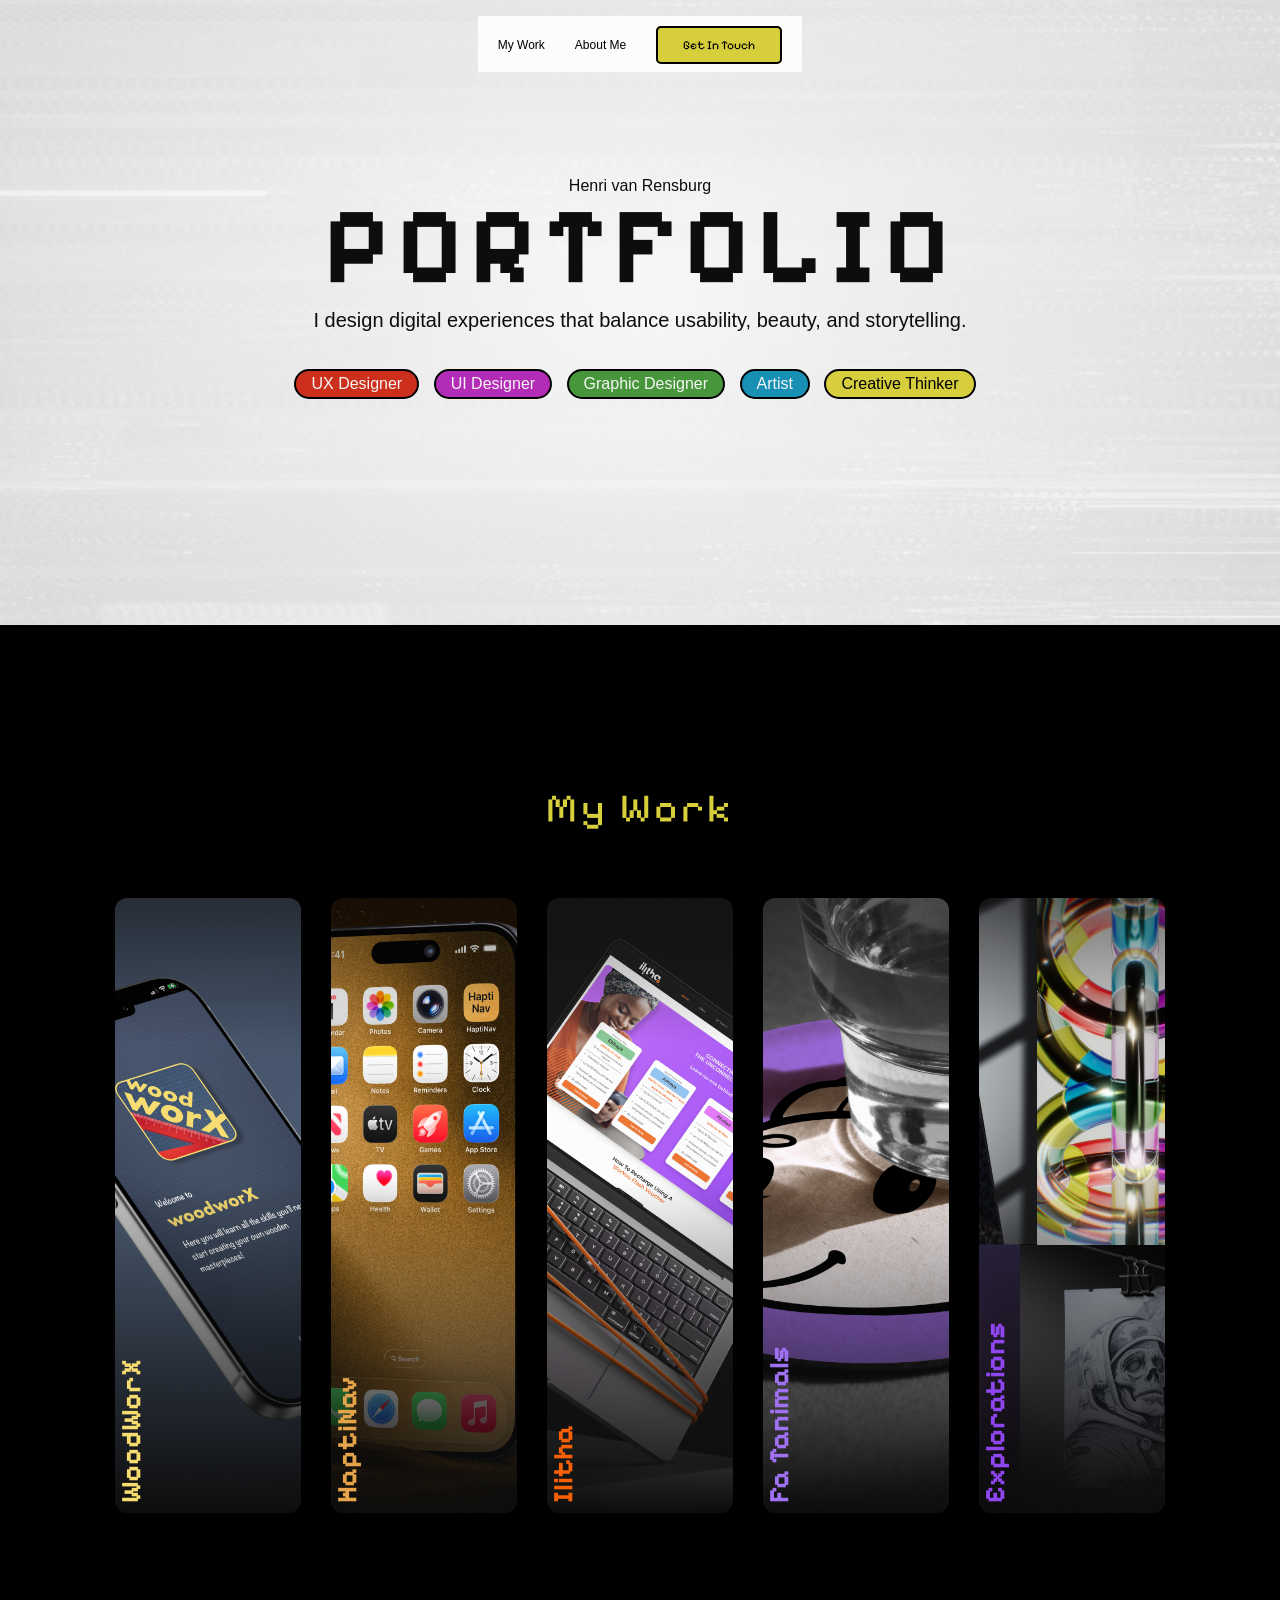
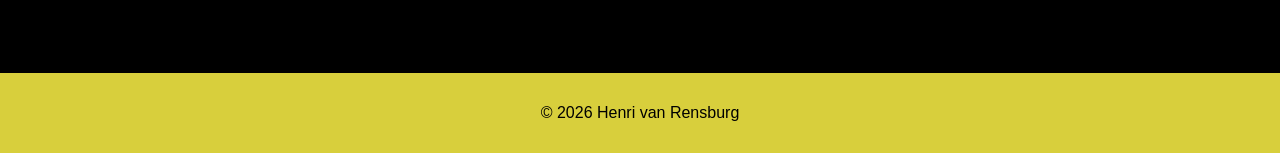
<file: Index.html>
<!DOCTYPE html>
<html lang="en">
<head>
    <meta charset="UTF-8">
    <meta name="viewport" content="width=device-width, initial-scale=1.0">
    <title>Henri van Rensburg | Portfolio</title>
    <link rel="stylesheet" href="Styling/styles.css">
    <link href="https://fonts.googleapis.com/css2?family=Pixelify+Sans:wght@400..700&display=swap" rel="stylesheet">
</head>
<body>

       <!-- Navigation -->
    <header>
        <input type="checkbox" id="nav-toggle" class="nav-toggle">
        <label for="nav-toggle" class="hamburger">
            <span class="hamburger-line"></span>
            <span class="hamburger-line"></span>
            <span class="hamburger-line"></span>
        </label>
        <nav class="nav">
            <ul class="nav-menu">
                <li><a href="index.html#mywork">My Work</a></li>
                <li><a href="about.html">About Me</a></li>
                <li><a class="cta" href="contact.html">Get In Touch</a></li>
            </ul>
        </nav>
    </header>

    <!-- Hero Section -->
    <section class="hero">
        <h3 class="name">Henri van Rensburg</h3>
        <h1 class="heading">PORT<br class="mobile-break">FOLIO</h1>
        <h3 class="subtitle">I design digital experiences that balance usability, beauty, and storytelling.</h3>
        <div class="tags">
            <span class="tag red">UX Designer</span>
            <span class="tag purple">UI Designer</span>
            <span class="tag green">Graphic Designer</span>
            <span class="tag blue">Artist</span>
            <span class="tag yellow">Creative Thinker</span>
        </div>
    </section>

    <!-- My Work Section -->
    <section id="mywork" class="mywork">
        <h2>My Work</h2>
        <div class="Projects">
            <!-- WoodWorX -->
            <div class="Project" onclick="showProject(0)">
                <span class="label yellow">WoodWorX</span>
                <img src="Images/Woodworx Preview image.png" alt="WoodWorX app on phone">
            </div>

            <!-- HaptiNav -->
            <div class="Project" onclick="showProject(1)">
                <span class="label orange">HaptiNav</span>
                <img src="Images/Haptinav Preview image.png" alt="HaptiNav app icon on mobile phone.">
            </div>

            <!-- Ilitha -->
            <div class="Project" onclick="showProject(2)">
                <span class="label dark-orange">Ilitha</span>
                <img src="Images/Ilitha Preview image.png" alt="Laptop with design interface">
            </div>

            <!-- Fa Tanimals -->
            <div class="Project" onclick="showProject(3)">
                <span class="label purple">Fa Tanimals</span>
                <img src="Images/fa tanimals Preview image.png" alt="Glass on logo coaster">
            </div>

            <!-- Explorations -->
            <div class="Project" onclick="showProject(4)">
                <span class="label blue">Explorations</span>
                <img src="Images/Explorations Preview image.png" alt="Collage of creative work">
            </div>
        </div>
    </section>

    <div class="footer">
        <p>© 2026 Henri van Rensburg</p>
    </div>

    <script src="Script/script.js" defer></script>
</body>
</html>
</file>
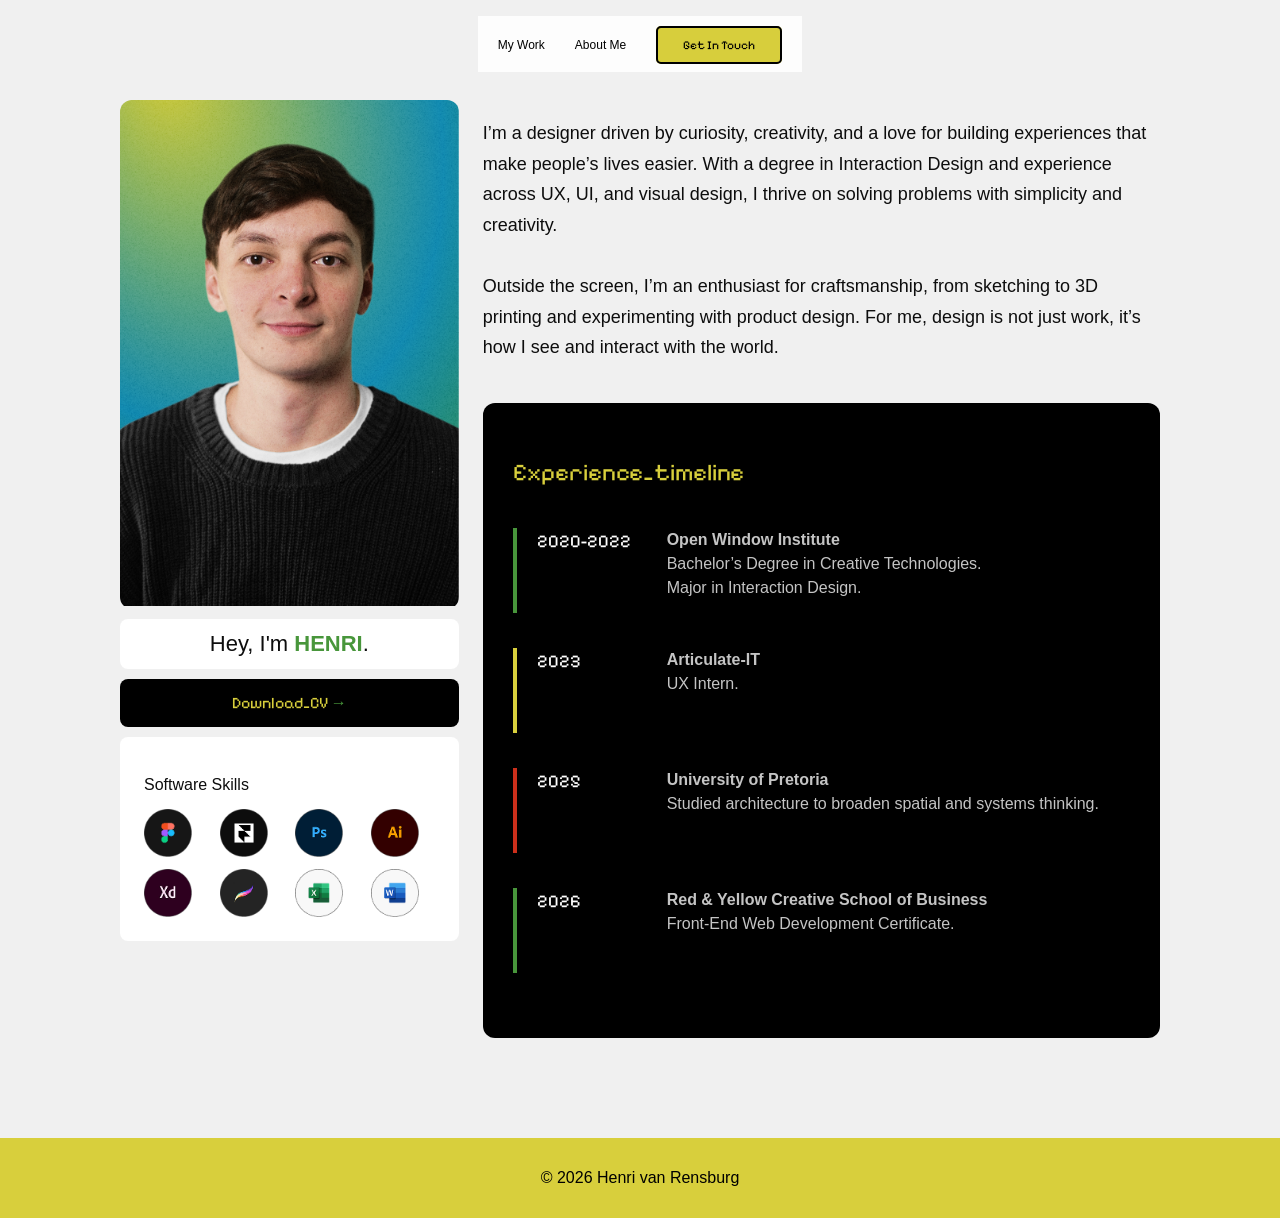
<file: about.html>
<!DOCTYPE html>
<html lang="en">
<head>
    <meta charset="UTF-8">
    <meta name="viewport" content="width=device-width, initial-scale=1.0">
    <title>About Me | Henri van Rensburg</title>
    <link rel="stylesheet" href="Styling/styles.css">
    <link href="https://fonts.googleapis.com/css2?family=Pixelify+Sans:wght@400..700&display=swap" rel="stylesheet">
</head>
<body>

    <!-- Navigation -->
    <header>
        <input type="checkbox" id="nav-toggle" class="nav-toggle">
        <label for="nav-toggle" class="hamburger">
            <span class="hamburger-line"></span>
            <span class="hamburger-line"></span>
            <span class="hamburger-line"></span>
        </label>
        <nav class="nav">
            <ul class="nav-menu">
                <li><a href="index.html#mywork">My Work</a></li>
                <li><a href="about.html">About Me</a></li>
                <li><a class="cta" href="contact.html">Get In Touch</a></li>
            </ul>
        </nav>
    </header>

    <!-- About Me -->
    <section id="aboutme">
        <div class="about-container">

            <!-- LEFT COLUMN -->
            <div class="about-left">
                <div class="photo">
                    <img src="Images/New Headshot.png" alt="Henri van Rensburg">
                </div>
                
                <div class="name-card">
                    Hey, I'm <span class="henri">HENRI</span>.
                </div>

                <!-- Fixed CV Download Button -->
                <a href="Images/Henri van Rensburg UX Designer CV 2026.pdf" 
                   class="cv-btn" 
                   download="Henri van Rensburg UX Designer CV 2026.pdf">
                    Download_CV <span class="arrow">→</span>
                </a>

                <div class="skills">
                    <p class="skills-title">Software Skills</p>
                    <div class="skills-grid">
                        <img src="Images/figma icon.png" alt="Figma">
                        <img src="Images/framer icon.png" alt="Framer">
                        <img src="Images/photoshop icon.png" alt="Photoshop">
                        <img src="Images/illustrator icon.png" alt="Illustrator">
                        <img src="Images/xd icon.png" alt="Adobe XD">
                        <img src="Images/procreate icon.png" alt="Procreate">
                        <img src="Images/excel icon.png" alt="Excel">
                        <img src="Images/Word icon.png" alt="Word">
                    </div>
                </div>
            </div>

            <!-- RIGHT COLUMN -->
            <div class="about-right">
                <p class="bio">
                    I’m a designer driven by curiosity, creativity, and a love for building experiences that make people’s lives easier. 
                    With a degree in Interaction Design and experience across UX, UI, and visual design, I thrive on solving problems with simplicity and creativity.
                    <br><br>
                    Outside the screen, I’m an enthusiast for craftsmanship, from sketching to 3D printing and experimenting with product design. 
                    For me, design is not just work, it’s how I see and interact with the world.
                </p>

                <div class="timeline">
                    <h3>Experience_timeline</h3>
                    
                    <div class="timeline-item">
                        <div class="bar Green"></div>
                        <div class="year">2020-2022</div>
                        <div class="content">
                            <strong>Open Window Institute</strong><br>
                            Bachelor’s Degree in Creative Technologies.<br>
                            Major in Interaction Design.
                        </div>
                    </div>
                    <div class="timeline-item">
                        <div class="bar Yellow"></div>
                        <div class="year">2023</div>
                        <div class="content">
                            <strong>Articulate-IT</strong><br>
                            UX Intern.
                        </div>
                    </div>
                    <div class="timeline-item">
                        <div class="bar Red"></div>
                        <div class="year">2025</div>
                        <div class="content">
                            <strong>University of Pretoria</strong><br>
                            Studied architecture to broaden spatial and systems thinking.
                        </div>
                    </div>
                    <div class="timeline-item">
                        <div class="bar Green"></div>
                        <div class="year">2026</div>
                        <div class="content">
                            <strong>Red & Yellow Creative School of Business</strong><br>
                            Front-End Web Development Certificate.
                        </div>
                    </div>
                </div>
            </div>
        </div>
    </section>

    <div class="footer">
        <p>© 2026 Henri van Rensburg</p>
    </div>

    <script src="Script/script.js" defer></script>
</body>
</html>
</file>
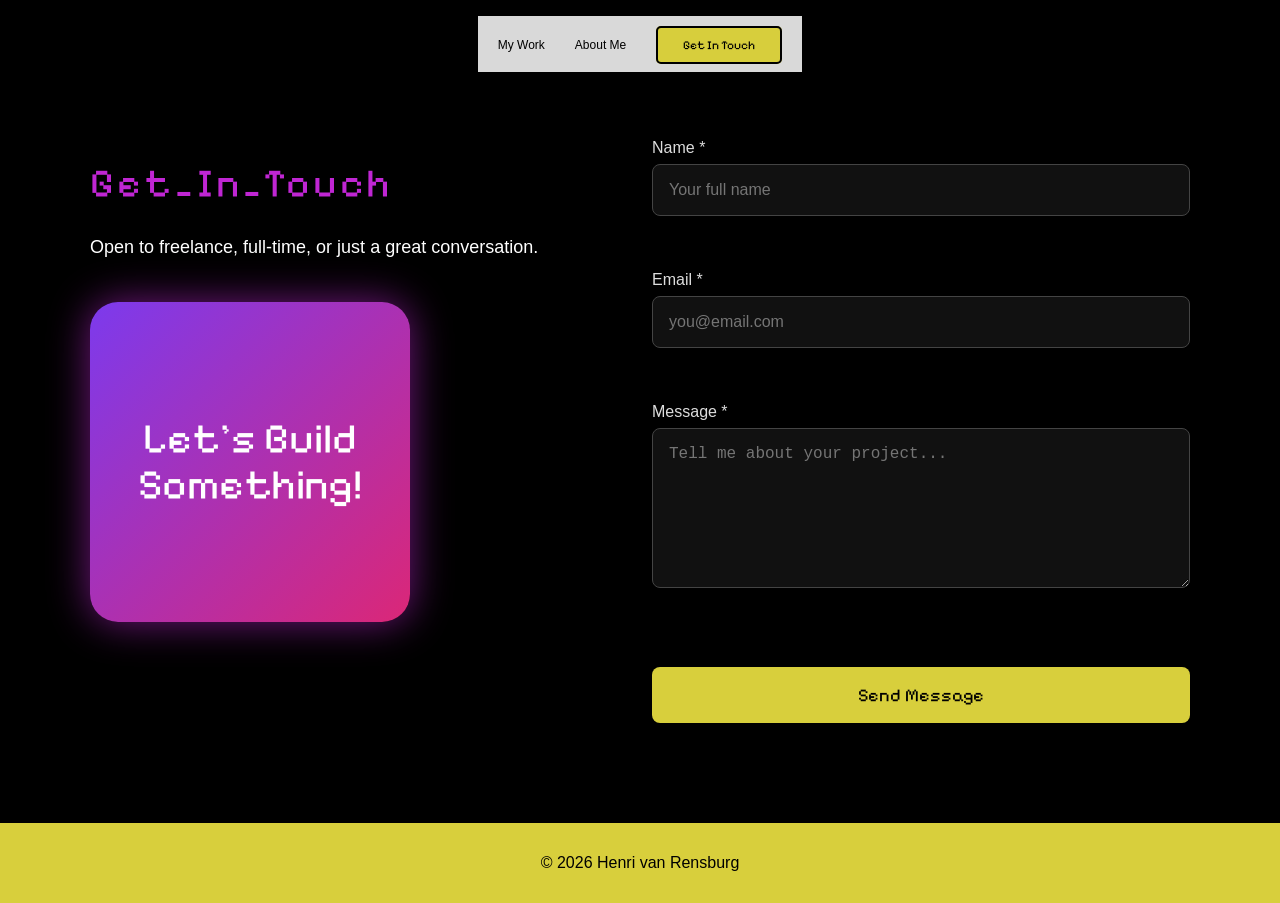
<file: contact.html>
<!DOCTYPE html>
<html lang="en">
<head>
    <meta charset="UTF-8">
    <meta name="viewport" content="width=device-width, initial-scale=1.0">
    <title>Get In Touch | Henri van Rensburg</title>
    <link rel="stylesheet" href="Styling/styles.css">
    <link href="https://fonts.googleapis.com/css2?family=Pixelify+Sans:wght@400..700&display=swap" rel="stylesheet">
</head>
<body>

       <!-- Navigation -->
    <header>
        <input type="checkbox" id="nav-toggle" class="nav-toggle">
        <label for="nav-toggle" class="hamburger">
            <span class="hamburger-line"></span>
            <span class="hamburger-line"></span>
            <span class="hamburger-line"></span>
        </label>
        <nav class="nav">
            <ul class="nav-menu">
                <li><a href="index.html#mywork">My Work</a></li>
                <li><a href="about.html">About Me</a></li>
                <li><a class="cta" href="contact.html">Get In Touch</a></li>
            </ul>
        </nav>
    </header>

    <!-- Get In Touch -->
    <section id="getintouch">
        <div class="contact-container">
            <!-- Left side -->
            <div class="contact-left">
                <h2>Get_In_Touch</h2>
                <p>Open to freelance, full-time, or just a great conversation.</p>
                <div class="build-box">
                    Let’s Build<br>Something!
                </div>
            </div>

            <!-- Right side - Form -->
            <div class="contact-right">
                <form id="contact-form">
                    <div class="form-group">
                        <label>Name *</label>
                        <input type="text" id="name" placeholder="Your full name" required>
                        <span id="name-error" class="error"></span>
                    </div>
                    <div class="form-group">
                        <label>Email *</label>
                        <input type="email" id="email" placeholder="you@email.com" required>
                        <span id="email-error" class="error"></span>
                    </div>
                    <div class="form-group">
                        <label>Message *</label>
                        <textarea id="message" rows="6" placeholder="Tell me about your project..." required></textarea>
                        <span id="message-error" class="error"></span>
                    </div>
                    <button type="submit" class="submit-btn">Send Message</button>
                </form>
            </div>
        </div>
    </section>

    <!-- Success Modal -->
    <div id="success-modal" class="modal">
        <div class="modal-content">
            <h3>Thank You!</h3>
            <p>Your message has been received. Here’s what you sent:</p>
            <div id="modal-details"></div>
            <button id="close-modal" class="submit-btn">Close</button>
        </div>
    </div>

    <div class="footer">
        <p>© 2026 Henri van Rensburg</p>
    </div>

    <script src="Script/script.js" defer></script>
</body>
</html>
</file>
<file: Styling/styles.css>
/* Mobile first - Default values */

/* Typography styles */
body {
    padding-top: 80px;
    font-family: Inter, sans-serif;
    font-size: 1rem;
    font-weight: 100;
    line-height: 1;
    margin: 0;
    padding: 0;
    background-color: #F5F5F5;
    color: #0D0D0D;
}
h1, h2 { 
    font-family: Pixelify Sans, sans-serif;
    font-weight: 400;
}
h1 {
    font-size: 48px;
    line-height: 1.05;
}
h2 {
    font-size: 32px;
    line-height: 1.2;
}
h3, h4 {
    font-family: Inter, sans-serif;
    font-weight: 200;
}
h3 {
    font-size: 18px;
    line-height: 1.3;
}
h4 {
    font-size: 14px;
    line-height: 1.3;
}

/* Tablet styles */
@media (min-width: 768px) {
    h1 {font-size: 72px;}
    h2 {font-size: 36px;
    line-height: 1.5em;}
    h3 {font-size: 20px}
}

/*Desktop styles*/
@media (min-width: 1024px) {
    h1 {font-size: 108px;
    line-height: 100px;
}
h2 {font-size: 40px;
line-height: 1.5em;
}
h3 {font-size: 20px;}
}

/* Section Styles */
header {
    background-color: transparent;
    color: #000000; 
    text-align: center;
    padding: 1rem 0;
    position: fixed;
    width: 100%;
    z-index: 1000;
}

/* Mobile navigation */
.nav-toggle {display: none;}

.hamburger {
    display: block;
    position: fixed;
    top: 25px;
    left: 43%;
    margin: 0 auto;
    width: 60px;
    height: 60px;
    background-color: hsla(0, 0%, 100%, 0.85);
    border-radius: 0px;
    display: flex;
    flex-direction: column;
    justify-content: center;
    align-items: center;
    gap: 6px;
    cursor: pointer;
    z-index: 1000;
}

/*Hamburger lines*/
.hamburger-line {
    width: 28px;
    height: 3px;
    background-color: #000000;
    border-radius: 3px;
    transition: all 0.3s ease;
}

/* trasnform menu icon to x icon */
#nav-toggle:checked + .hamburger .hamburger-line:nth-child(1) {
    transform: rotate(45deg) translate(5px, 5px);
}
#nav-toggle:checked + .hamburger .hamburger-line:nth-child(2) {
    opacity: 0;
}
#nav-toggle:checked + .hamburger .hamburger-line:nth-child(3) {
    transform: rotate(-45deg) translate(5px, -5px);
}
/*Mobile nav menu*/
.nav-menu {
    display: none;
    list-style-type: none;
    padding: 0;
    margin: 0;
}
/* Menu open */
#nav-toggle:checked ~ .nav .nav-menu {
    display: flex;
    flex-direction: column;
    align-items: center;
    gap: 35px;
    position: fixed;
    top: 100px;
    left: 0;
    width: 100%;
    background-color: rgba(255, 255, 255, 0.92);
    padding: 50px 20px 40px;
    z-index: 1050;
    text-align: center;
}
#nav-toggle:checked ~ .nav .nav-menu a {
    font-size: 22px;
    font-weight: 400;
    color: #000000;
    text-decoration: none;
}
#nav-toggle:checked ~ .nav .nav-menu .cta {
    font-size: 24px;
    padding: 18px 60px;
    background-color: #D7CE3C;
    border: 6px solid #000000;
    border-radius: 8px;
    font-weight: 700;
    letter-spacing: 2px;
}

/* Hide nav dropdown on larger screens*/
@media (min-width: 768px) {
    .hamburger {
        display: none;
}
.nav-menu {
        display: flex !important;
        flex-direction: row;
        justify-content: center;
        gap: 30px;
        position: static;
        background: none;
        padding: 20px;
        width: fit-content;
        margin: 0 auto;
    }
    #nav-toggle:checked ~ .nav .nav-menu {
        display: flex;
    }
}

/* Normal nav for desktop */
@media (min-width: 768px) {
.nav a {
    color: #000000;
    text-decoration: none;
    font-size: 12px;
}
.nav ul {
    display: flex;
    flex-direction: row;
    justify-content: center;
    gap: 30px;
    padding: 20px;
    list-style-type: none;
    width: fit-content;
    margin: 0 auto;
    background-color: hsla(0, 0%, 100%, 0.85);
}
}
/*Get in touch button*/
.cta {
    font-family: 'Pixelify Sans', sans-serif;
    background-color: #D7CE3C;
    padding-top: 10px;
    padding-bottom: 10px;
    padding-left: 25px;
    padding-right: 25px;
    font-weight: 100;
    border-radius: 5px;
    border: 2px solid #000;
}

/* Hero Section*/
.hero {
    display: flex;
    flex-direction: column;
    align-items: center;
    justify-content: center;
    background-image: url("../Images/Hero\ background\ image.png");
    background-size: cover;
    background-position: center;
    padding: 80px 20px;
    max-height: 85vh;
}
.name {
    font-size: medium;
    margin-bottom: 16px;
    line-height: 2.5em
}
.heading {
    text-align: center;
    letter-spacing: 8px;
    line-height: 3rem;
    font-weight: 700;
    margin-bottom: 16px;
    margin-top: 1px;
}
.mobile-break {
    display: none;
}

/* Show the line break on mobile */
@media (max-width: 767px) {
    .mobile-break {
        display: block;
    }
    
    .heading {
        text-align: center;
        line-height: 0.85;
        font-size: 48px;
    }
}
mobile-break {
    display: none;
}
.subtitle {
    text-align: center;
}
.tags {
    padding: 16px;
    border-radius: 20px;
    font-size: 16px;
    text-align: center;
    color: #000;
    margin-bottom: 50px;
}
.tag {
    display: inline-block;
    padding-top: 5px;
    padding-bottom: 5px;
    padding-left: 15px;
    padding-right: 15px;
    border-radius: 30px;
    border: 2px solid #000;
    margin: 0 10px 10px 0;
    color: #F5F5F5;
}
.tag.red {
background-color: #CC2F1B;
color: #F5F5F5;
}
.tag.purple {
background-color: #B32CB8;
}
.tag.green {
background-color: #48963B;
}
.tag.blue {
background-color: #1890B5;
}
.tag.yellow {
background-color: #D6CE3C;
color: #000000;
}

/*My Work*/
#mywork {
    background-color: #000;
    padding: 80px 0 100px;
    text-align: center;
}

#mywork h2 {
    font-family: 'Pixelify Sans', sans-serif;
    color: #D8CF3C;
    margin-bottom: 60px;
    letter-spacing: 4px;
}

/* Gallery */
.Projects {
    display: flex;
    flex-wrap: nowrap;
    justify-content: flex-start;
    gap: 30px;
    padding: 0 30px;
    overflow-x: auto;
    overflow-y: hidden;
    scrollbar-width: none;
}
@media (min-width: 768px) {
    .Projects {
        justify-content: center;
        padding: 0 30px;
    }
}
.Project {
    position: relative;
    width: 186px;
    height: 615px;
    flex-shrink: 0;
}

.Project img {
    width: 100%;
    height: 100%;
    object-fit: cover;
    object-position: center;
    border-radius: 12px;
}

/* Labels */
.label {
    position: absolute;
    bottom: 10px;
    left: 30px;
    transform: rotate(-90deg);
    transform-origin: left bottom;
    font-family: 'Pixelify Sans', sans-serif;
    font-size: 28px;
    font-weight: 700;
    line-height: 1;
    white-space: nowrap;
    z-index: 2;
    background: transparent;
    padding: 0;
}

/* Individual text colours*/
.label.yellow       { color: #F7DC70; }
.label.orange       { color: #E5A449; }
.label.dark-orange  { color: #F86005; }
.label.purple       { color: #A171F4; }
.label.blue         { color: #8F46F0; }


/* About Me */
#aboutme {
    background-color: #f0f0f0;
    padding: 10px 10px;
    text-align: center;
}

#aboutme h2 {
    font-family: 'Pixelify Sans', sans-serif;
    color: #48963B;
    margin-bottom: 60px;
    letter-spacing: 4px;
    
}

/* Two-column layout */
.about-container {
    display: flex;
    flex-direction: column;
    gap: 24px;
    max-width: 1200px;
    margin: 0 auto;
    padding: 0 10px;
}

/* LEFT SIDE */
.about-left {
    flex: 1;
}

.photo {
    width: 100%;
    max-width: 400px;
    height: auto;
    border-radius: 12px;
    overflow: hidden;
    margin-bottom: 10px;
}

.photo img {
    width: 100%;
    height: 100%;
    object-fit: cover;
}

.name-card {
    background: white;
    padding: 14px 24px;
    border-radius: 8px;
    font-size: 22px;
    margin-bottom: 10px;
}

.henri {
    color: #48963B;
    font-weight: 700;
}

/*Download CV Button*/
.cv-btn {
    font-family: 'Pixelify Sans', sans-serif;
    display: block;
    background: #000;
    color: #D8CF3C;
    padding: 16px 24px;
    border-radius: 8px;
    text-decoration: none;
    font-weight: 100;
    margin-bottom: 10px;
}

.arrow {
    color: #48963B;
}

.skills {
    background: white;
    padding: 24px;
    border-radius: 8px;
}

.skills-title {
    font-size: 16px;
    margin-bottom: 16px;
    text-align: left;
}

.skills-grid {
    display: grid;
    grid-template-columns: repeat(4, 1fr);
    gap: 12px;
}

.skills-grid img {
    width: 48px;
    height: 48px;
}

/* RIGHT SIDE */
.about-right {
    flex: 2;
}

.bio {
    font-size: 18px;
    line-height: 1.7;
    margin-bottom: 20px;
    text-align: left;
}

/* TIMELINE */
.timeline {
    background: #000;
    color: white;
    padding: 30px;
    border-radius: 12px;
    margin-top: 40px;
}

.timeline h3 {
    font-family: 'Pixelify Sans', sans-serif;
    font-size: 24px;
    font-weight: 100;
    color: #D8CF3C;
    margin-bottom: 40px;
    text-align: left;
}

/* DESKTOP / TABLET – side-by-side with visible coloured bars */
.timeline-item {
    display: flex;
    gap: 20px;
    margin-bottom: 35px;
    text-align: left;
    line-height: 1.5;
    color: #c4c4c4;
}

.year {
    font-family: 'Pixelify Sans', sans-serif;
    width: 110px;
    text-align: left;
    font-weight: lighter;
    font-size: 18px;
    color: #fff;
    flex-shrink: 0;
}

.bar {
    width: 4px;
    min-height: 85px;
    background: #fff; 
}

/* Coloured bars (same as before) */
.Green  { background: #48963B; }
.Yellow { background: #D8CF3C; }
.Blue   { background: #1890B5; }
.Purple { background: #B32CB8; }
.Red    { background: #CC2F1B; }

/* MOBILE ONLY – stack + short coloured bar */
@media (max-width: 767px) {
    .timeline-item {
        flex-direction: column;
        gap: 8px;
        align-items: flex-start;
    }

    .year {
        width: auto;
        font-size: 17px;
        margin-bottom: 4px;
    }

    .bar {
        width: 4px;
        min-height: 50px;
        align-self: flex-start;
        margin-left: 8px;
    }
}

/* Get in touch*/
#getintouch {
    background-color: #000;
    padding: 80px 20px 60px;
    color: white;
}

.contact-container {
    display: flex;
    gap: 10px;
    max-width: 1100px;
    margin: 0 auto;
    padding: 30px;
}

/* Left side */
.contact-left {
    flex: 1;
}

#getintouch h2 {
    font-family: 'Pixelify Sans', sans-serif;
    font-weight: 400;
    color: #c026d3;
    margin-bottom: 20px;
    letter-spacing: 4px;
    text-align: center;
}

@media (min-width: 768px) {
    #getintouch h2 {
        text-align: left;
    }
}
.contact-left p {
    font-size: 18px;
    line-height: 1.6;
    margin-bottom: 40px;
    text-align: center;
}
@media (min-width: 768px) {
    .contact-left p {
        text-align: left;
    }
}
/* Purple gradient box */
.build-box {
    width: 320px;
    height: 320px;
    background: linear-gradient(135deg, #7c3aed, #db2777);
    border-radius: 28px;
    display: flex;
    align-items: center;
    justify-content: center;
    text-align: center;
    font-family: 'Pixelify Sans', sans-serif;
    font-size: 42px;
    font-weight: 300;
    line-height: 1.1;
    color: white;
    box-shadow: 0 0 40px rgba(192, 38, 211, 0.6);
}

/* Right side - Form */
.contact-right {
    flex: 1;
}


form label {
    display: block;
    font-size: 16px;
    margin: 20px 0 8px;
    color: #ddd;
}

form input,
form textarea {
    width: 100%;
    padding: 16px;
    background: #111;
    border: 1px solid #444;
    border-radius: 8px;
    color: white;
    font-size: 16px;
}

form textarea {
    resize: vertical;
    min-height: 140px;
    width: 100%;
}

/* Submit Button */
.submit-btn {
    font-family: 'Pixelify Sans', sans-serif;
    width: 100%;
    background: #D8CF3C;
    color: #000;
    padding: 16px 24px;
    border: 1px solid transparent;
    border-radius: 8px;
    font-size: 18px;
    font-weight: 100;
    margin-top: 20px;
    cursor: pointer;
    box-sizing: border-box;
    transition: background 0.3s;
}

@media (max-width: 767px) {
    .build-box {
        display: none; 
    }
    
    .contact-container {
        flex-direction: column;
    }
    
    }

.submit-btn:hover {
    background: #48963B;
}

@media (max-width: 767px) {
    #getintouch {
        padding: 80px 20px 60px;
    }  
}
.contact-container {
        flex-direction: column;
        padding: 0 20px;
    }

    @media (min-width: 768px) {
    .contact-container {
        display: flex;
        flex-direction: row;
        gap: 60px;
        max-width: 1100px;
        margin: 0 auto;
        padding: 0 40px;
    }
    
    .build-box {
        margin: 0;
        width: 320px;
        height: 320px;
    }
}
/*Footer*/
.footer {
    background-color: #D8CF3C;
    color: black;
    text-align: center;
    padding: 1rem 0;
}

/* Tablet breakpoint */
@media (min-width: 768px) {
    .about-container,
    .contact-container {
        flex-direction: row;
        gap: 24px;
        padding: 0 40px;
    }
    .build-box { width: 320px; margin: 0; }
    #mywork { padding: 100px 0 120px; }
    #aboutme { padding: 100px 40px; }
    #getintouch { padding: 100px 0 80px; }
    .hero { padding: 120px 40px; }
}

/* desktop breakpoint */
@media (min-width: 1024px) {
    .about-container { max-width: 1200px; padding: 0 40px; }
    .about-left { max-width: 380px; }
    .contact-container { max-width: 1100px; padding: 0 40px; }
    #mywork { padding: 120px 0 160px; }
    #aboutme { padding: 100px 80px; }
    #getintouch { padding: 120px 0 100px; }
    .hero { padding: 150px; }
}

/* Contact Page */
.contact-section {
    background-color: #000;
    color: white;
    padding: 120px 20px 100px;
    min-height: 100vh;
}

.contact-heading {
    font-family: 'Pixelify Sans', sans-serif;
    color: #D8CF3C;
    text-align: center;
    margin-bottom: 60px;
    letter-spacing: 4px;
    font-size: 40px;
}

.contact-form {
    max-width: 700px;
    margin: 0 auto;
}

.form-group {
    margin-bottom: 28px;
}

.form-group label {
    display: block;
    font-size: 16px;
    margin-bottom: 8px;
    color: #ddd;
}

.form-group input,
.form-group textarea {
    width: 100%;
    padding: 16px;
    background: #111;
    border: 1px solid #444;
    border-radius: 8px;
    color: white;
    font-size: 16px;
    box-sizing: border-box;
}

.form-group textarea {
    resize: vertical;
    min-height: 160px;
}

/* Error messages */
.error {
    display: block;
    color: #CC2F1B;
    font-size: 14px;
    margin-top: 6px;
    min-height: 22px;
}

/* Modal */
.modal {
    display: none;
    position: fixed;
    inset: 0;
    background: rgba(0, 0, 0, 0.85);
    z-index: 2000;
    align-items: center;
    justify-content: center;
}

.modal.show { display: flex; }

.modal-content {
    background: #1a1a1a;
    padding: 40px 30px;
    border-radius: 20px;
    max-width: 500px;
    width: 90%;
    text-align: center;
    color: white;
    box-shadow: 0 0 40px rgba(216, 207, 60, 0.4);
}

.modal-content h3 {
    color: #D8CF3C;
    margin-bottom: 16px;
}

/* Disable state for contact form button */
.submit-btn:disabled {
    opacity: 0.35; 
    cursor: not-allowed;
    background: #666;
    color: #aaa;
}

/* Smooth transition */
.submit-btn {
    transition: all 0.3s ease;
}

/* ============================================= */
/* PROJECT MODAL - Same beautiful style as Vue */
/* ============================================= */
.project-modal {
    position: fixed;
    top: 0;
    left: 0;
    width: 100vw;
    height: 100vh;
    background: rgba(0, 0, 0, 0.75);
    display: flex;
    align-items: center;
    justify-content: center;
    z-index: 9999;
}

.modal-content {
    background: #111;
    color: white;
    padding: 45px 55px;
    border-radius: 24px;
    max-width: 520px;
    width: 90%;
    text-align: center;
    position: relative;
    box-shadow: 0 25px 70px rgba(0, 0, 0, 0.8);
    border: 4px solid #D8CF3C;
}

.modal-close {
    position: absolute;
    top: 20px;
    right: 25px;
    font-size: 42px;
    line-height: 1;
    color: #D8CF3C;
    background: none;
    border: none;
    cursor: pointer;
    padding: 0;
}

.modal-content h3 {
    font-family: 'Pixelify Sans', sans-serif;
    font-size: 34px;
    color: #D8CF3C;
    margin-bottom: 20px;
    letter-spacing: 2px;
}

.modal-content p {
    font-size: 18px;
    line-height: 1.65;
    color: #eee;
}

/* ============================================= */
/* 404 PAGE STYLING */
/* ============================================= */
.not-found {
    min-height: 100vh;
    background-image: url("../Images/Hero background image.png");
    background-size: cover;
    background-position: center;
    display: flex;
    flex-direction: column;
    align-items: center;
    justify-content: center;
    text-align: center;
    color: white;
    position: relative;
}

.not-found::before {
    content: '';
    position: absolute;
    top: 0;
    left: 0;
    width: 100%;
    height: 100%;
    background: rgba(0, 0, 0, 0.65);
}

.not-found h1 {
    font-family: 'Pixelify Sans', sans-serif;
    font-size: 92px;
    color: #D8CF3C;
    margin-bottom: 20px;
    z-index: 2;
    position: relative;
}

.not-found p {
    font-size: 22px;
    margin-bottom: 40px;
    z-index: 2;
    position: relative;
}

.home-btn {
    display: inline-block;
    background-color: #D8CF3C;
    color: #000;
    font-family: 'Pixelify Sans', sans-serif;
    font-size: 18px;
    padding: 16px 40px;
    border-radius: 50px;
    text-decoration: none;
    border: 2px solid #000;
    z-index: 2;
    position: relative;
}

.home-btn:hover {
    background-color: white;
    transform: scale(1.05);
}
</file>
